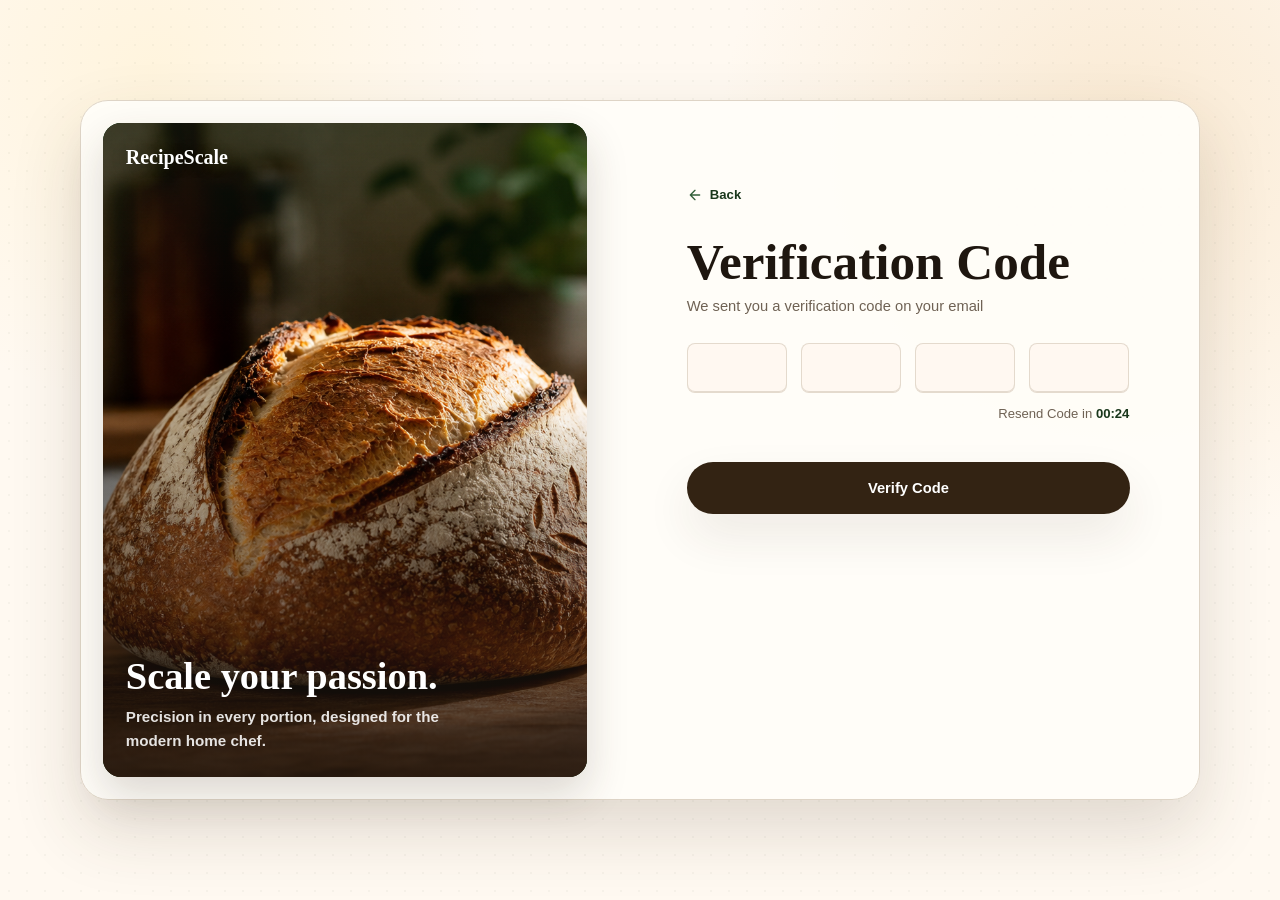
<file: htmls/verification-code.html>
<!DOCTYPE html>
<html lang="en">
<head>
  <meta charset="UTF-8" />
  <meta name="viewport" content="width=device-width, initial-scale=1.0" />
  <title>Verification Code | RecipeScale</title>
  <link rel="icon" type="image/png" href="../assets/images/logo_RecipeScale.png" />
  <link rel="stylesheet" href="../css/styles.css?v=20260630-adaptive" />
</head>
<body class="auth-page">
  <main class="auth-shell" aria-labelledby="authTitle">
    <section class="auth-card">
      <aside class="auth-visual" aria-label="RecipeScale baking workspace">
        <img src="../assets/images/sourdough-hero.png" alt="Fresh sourdough bread on a kitchen counter" />
        <div class="auth-visual-shade" aria-hidden="true"></div>
        <div class="auth-brand">
          <span class="auth-brand-mark" aria-hidden="true"></span>
          <span>RecipeScale</span>
        </div>
        <div class="auth-visual-copy">
          <h2>Scale your passion.</h2>
          <p>Precision in every portion, designed for the modern home chef.</p>
        </div>
      </aside>

      <section class="auth-panel">
        <a class="auth-back" href="forgot-password.html" aria-label="Back to forgot password">
          <svg viewBox="0 0 24 24" aria-hidden="true"><path d="M19 12H5M12 19l-7-7 7-7"/></svg>
          Back
        </a>

        <div class="auth-heading">
          <h1 id="authTitle">Verification Code</h1>
          <p>We sent you a verification code on your email</p>
        </div>

        <form class="auth-form" action="reset-password.html">
          <div class="auth-otp" role="group" aria-label="Verification code">
            <input type="text" inputmode="numeric" pattern="[0-9]*" maxlength="1" aria-label="Digit 1" autocomplete="one-time-code" />
            <input type="text" inputmode="numeric" pattern="[0-9]*" maxlength="1" aria-label="Digit 2" />
            <input type="text" inputmode="numeric" pattern="[0-9]*" maxlength="1" aria-label="Digit 3" />
            <input type="text" inputmode="numeric" pattern="[0-9]*" maxlength="1" aria-label="Digit 4" />
          </div>

          <p class="auth-countdown">Resend Code in <strong data-countdown="24">00:24</strong></p>

          <button class="btn btn-primary auth-submit" type="submit">Verify Code</button>
        </form>

        <footer class="auth-footer">
          <span>&copy; 2026 RecipeScale.</span>
          <nav aria-label="Authentication footer links">
            <a href="#">Privacy</a>
            <a href="#">Help</a>
          </nav>
        </footer>
      </section>
    </section>
  </main>
  <script src="../js/animations.js"></script>
</body>
</html>
</file>
<file: css/styles.css>
:root {
  --green-950: #19371b;
  --green-800: #315f39;
  --green-700: #3f6a43;
  --cream: #fff9f1;
  --paper: #fffdf8;
  --peach: #fdebd4;
  --peach-strong: #f4d9b2;
  --border: #ded4c6;
  --ink: #1e160f;
  --muted: #6f6254;
  --gold: #ffd45a;
  --ochre: #8b7100;
  --danger: #ef6f68;
  --white: #ffffff;
  --shadow: 0 22px 48px rgba(63, 47, 31, 0.09);
  --page-max: 1190px;
  --page-pad: clamp(1rem, 4vw, 2rem);
  --section-gap: clamp(3rem, 6vw, 5.5rem);
  --card-pad: clamp(1.15rem, 2.4vw, 2rem);
  --motion-duration: 680ms;
  --motion-ease: cubic-bezier(0.22, 1, 0.36, 1);
}

* { box-sizing: border-box; }
html { scroll-behavior: smooth; }
section { scroll-margin-top: 96px; }
body {
  margin: 0;
  display: flex;
  min-height: 100vh;
  min-height: 100svh;
  flex-direction: column;
  overflow-x: hidden;
  background: radial-gradient(circle at 52% 10%, rgba(255, 212, 90, 0.11), transparent 22%), var(--cream);
  color: var(--ink);
  font-family: "Segoe UI", Inter, Arial, sans-serif;
}
main { flex: 1 0 auto; }
img { display: block; max-width: 100%; }
a { color: inherit; text-decoration: none; }
button, input, select, textarea { font: inherit; }
button { cursor: pointer; }
button:disabled, .btn:disabled { cursor: progress; opacity: .66; }
h1, h2, h3, p { margin-top: 0; }
h1, h2 { font-family: Georgia, "Times New Roman", serif; font-weight: 800; line-height: 1.04; letter-spacing: 0; }
h1 { max-width: 560px; margin-bottom: 1.55rem; font-size: clamp(3.2rem, 6vw, 5.9rem); }
h1 em { color: var(--green-800); font-style: italic; }
h2 { font-size: clamp(2.6rem, 4vw, 4rem); }
h3 { font-size: 1.1rem; }
p { color: var(--muted); line-height: 1.55; }
svg { width: 1.05em; height: 1.05em; fill: none; stroke: currentColor; stroke-linecap: round; stroke-linejoin: round; stroke-width: 2; }
h1, h2, h3, p, label, a, span, strong { overflow-wrap: break-word; }
h1, h2, h3 { word-break: normal; }

.hero-copy,
.hero-board,
.feature-card,
.cta-panel,
.recipe-panel,
.calculator-workspace,
.ingredients-card,
.results-card,
.saved-head > *,
.saved-card,
.detail-card,
.recipe-hero-detail,
.recipe-hero-copy,
.auth-card,
.auth-panel,
.auth-form,
.auth-field {
  max-width: 100%;
  min-width: 0;
}

.page-shell, .site-header {
  padding-left: max(var(--page-pad), calc((100vw - var(--page-max)) / 2));
  padding-right: max(var(--page-pad), calc((100vw - var(--page-max)) / 2));
}
.site-header {
  position: sticky;
  top: 0;
  z-index: 10;
  display: flex;
  align-items: center;
  justify-content: space-between;
  gap: 1rem;
  min-height: 78px;
  border-bottom: 1px solid var(--border);
  background: rgba(255, 249, 241, 0.95);
  backdrop-filter: blur(12px);
}
.brand { display: flex; align-items: center; gap: 0.55rem; color: var(--green-950); cursor: default; font-family: Georgia, "Times New Roman", serif; font-size: 1.8rem; font-weight: 800; }
.brand-mark {
  display: inline-block;
  flex: 0 0 48px;
  width: 48px;
  height: 48px;
  background: url("../assets/images/logo_RecipeScale-transparent.png") center / contain no-repeat;
}
.site-nav { display: flex; align-items: center; flex: 1 1 auto; flex-wrap: wrap; justify-content: center; gap: 0.7rem 2rem; min-width: 0; font-size: 0.92rem; font-weight: 800; }
.site-nav a,
.header-login,
.footer-links a {
  position: relative;
  padding: 0.45rem 0;
  border-bottom: 0;
  transition: color 220ms ease;
}
.site-nav a::after,
.header-login::after,
.footer-links a::after {
  position: absolute;
  right: 0;
  bottom: 0.18rem;
  left: 0;
  height: 2px;
  border-radius: 999px;
  background: currentColor;
  transform: scaleX(0);
  transform-origin: left;
  transition: transform 260ms var(--motion-ease);
  content: "";
}
.site-nav a:hover,
.site-nav a:focus-visible,
.header-login:hover,
.header-login:focus-visible,
.footer-links a:hover,
.footer-links a:focus-visible {
  color: var(--green-800);
}
.site-nav a:hover::after,
.site-nav a:focus-visible::after,
.header-login:hover::after,
.header-login:focus-visible::after,
.footer-links a:hover::after,
.footer-links a:focus-visible::after {
  transform: scaleX(1);
}
.header-actions { display: flex; align-items: center; justify-content: flex-end; flex-wrap: wrap; gap: .8rem; min-width: 0; margin-left: 1rem; font-size: .88rem; font-weight: 900; }
.header-login { color: var(--green-950); }
.header-signup { display: inline-flex; align-items: center; justify-content: center; min-height: 38px; border: 1.5px solid var(--green-800); border-radius: 999px; background: var(--green-800); color: var(--white); padding: .55rem 1rem; transition: transform 220ms var(--motion-ease), background 220ms ease, border-color 220ms ease, box-shadow 220ms ease; }
.header-signup:hover, .header-signup:focus-visible { background: var(--green-950); border-color: var(--green-950); box-shadow: 0 14px 28px rgba(25, 55, 27, .18); transform: translateY(-2px) scale(1.01); }
.header-user { max-width: 220px; overflow: hidden; color: var(--green-950); text-overflow: ellipsis; white-space: nowrap; }
.header-logout { min-height: 38px; border: 1.5px solid var(--green-800); border-radius: 999px; background: var(--paper); color: var(--green-950); padding: .55rem 1rem; font-weight: 900; transition: transform 220ms var(--motion-ease), background 220ms ease, color 220ms ease, box-shadow 220ms ease; }
.header-logout:hover, .header-logout:focus-visible { background: var(--green-800); color: var(--white); box-shadow: 0 14px 28px rgba(25, 55, 27, .14); transform: translateY(-2px) scale(1.01); }
.is-hidden { display: none !important; }

.hero { display: grid; grid-template-columns: minmax(0, .95fr) minmax(460px, 1.05fr); gap: clamp(2.25rem, 6vw, 5rem); align-items: center; min-height: min(620px, calc(100svh - 78px)); padding-top: clamp(3rem, 7vw, 4.6rem); padding-bottom: clamp(2.5rem, 5vw, 3.5rem); }
.eyebrow { display: inline-flex; align-items: center; border-radius: 999px; background: var(--gold); color: var(--green-950); padding: 0.42rem 0.85rem; font-size: 0.78rem; font-weight: 900; }
.hero-copy p:not(.eyebrow) { max-width: 520px; font-size: 1rem; }
.button-row, .actions, .saved-head { display: flex; align-items: center; flex-wrap: wrap; gap: 1rem; }
.button-row { margin-top: 2.2rem; }
.hero .eyebrow,
.hero-copy h1,
.hero-copy > p:not(.eyebrow),
.hero .button-row {
  animation: heroFadeUp var(--motion-duration) var(--motion-ease) both;
}
.hero .eyebrow { animation-delay: 100ms; }
.hero-copy h1 { animation-delay: 200ms; }
.hero-copy > p:not(.eyebrow) { animation-delay: 300ms; }
.hero .button-row { animation-delay: 500ms; }
.btn { display: inline-flex; align-items: center; justify-content: center; gap: 0.55rem; min-height: 46px; border: 1.5px solid transparent; border-radius: 999px; padding: 0.82rem 1.45rem; font-size: 0.92rem; font-weight: 900; transition: transform 240ms var(--motion-ease), background 220ms ease, box-shadow 240ms var(--motion-ease), border-color 220ms ease; will-change: transform; }
.btn:hover, .btn:focus-visible { transform: translateY(-2px) scale(1.015); box-shadow: 0 18px 38px rgba(63, 47, 31, .16); }
.text-link:hover, .text-link:focus-visible { transform: translateY(-1px); }
.btn-primary { background: var(--green-800); color: var(--white); box-shadow: var(--shadow); }
.btn-primary:hover { background: var(--green-950); }
.btn-outline { border-color: var(--green-800); background: var(--paper); color: var(--green-950); }
.btn-secondary { background: var(--ochre); color: var(--white); }
.btn-clear { color: var(--green-950); }
.btn-gold { min-width: 220px; background: var(--gold); color: var(--green-950); }
.btn-gold:hover, .btn-gold:focus-visible { background: #ffe38a; box-shadow: 0 16px 34px rgba(20, 38, 20, .18); }
.text-link { display: inline-flex; align-items: center; gap: 0.55rem; color: var(--green-950); font-weight: 900; }
.text-link svg { color: var(--green-800); }

.hero-board { position: relative; isolation: isolate; display: grid; grid-template-columns: 1.25fr 0.62fr; grid-template-rows: 170px 118px 70px; gap: 1rem; animation: heroFadeIn var(--motion-duration) var(--motion-ease) 600ms both; }
.hero-board::before {
  position: absolute;
  inset: -12%;
  z-index: -1;
  border-radius: 36px;
  background:
    radial-gradient(circle at 25% 20%, rgba(255, 212, 90, .34), transparent 34%),
    radial-gradient(circle at 78% 72%, rgba(49, 95, 57, .18), transparent 36%);
  filter: blur(18px);
  opacity: .72;
  animation: glowDrift 9s ease-in-out infinite alternate;
  content: "";
}
.hero-grid-board {
  grid-template-columns: repeat(2, minmax(0, 1fr));
  grid-template-rows: repeat(2, minmax(clamp(150px, 14vw, 190px), 1fr));
  align-items: stretch;
}
.hero-photo, .mini-stat, .progress-card, .feature-card, .recipe-panel, .ingredients-card, .results-card, .saved-card, .project-card, .detail-card, .skill-card {
  border: 1px solid var(--border);
  border-radius: 8px;
  background: var(--paper);
  box-shadow: var(--shadow);
  transition: transform 260ms var(--motion-ease), box-shadow 260ms var(--motion-ease), border-color 220ms ease, background 220ms ease;
}
.hero-photo:hover, .mini-stat:hover { transform: translateY(-3px); box-shadow: 0 28px 56px rgba(63, 47, 31, 0.13); }
.hero-photo { position: relative; overflow: hidden; min-height: 150px; }
.hero-photo img { width: 100%; height: 100%; object-fit: cover; transition: transform 700ms var(--motion-ease); }
.hero-photo:hover img { transform: scale(1.035); }
.main-photo { grid-column: 1 / 2; grid-row: 1 / 2; }
.herb-photo { grid-column: 1 / 2; grid-row: 2 / 3; }
.hero-grid-board .hero-photo { min-height: 190px; }
.hero-grid-large, .hero-grid-small, .hero-grid-board .mini-stat.peach, .hero-grid-board .mini-stat:not(.peach) { grid-column: auto; grid-row: auto; }
.hero-grid-stat { min-height: 180px; }
.hero-photo::after { position: absolute; inset: 0; background: linear-gradient(180deg, transparent 45%, rgba(0,0,0,.65)); content: ""; }
.hero-grid-small::after { background: linear-gradient(180deg, transparent 62%, rgba(0,0,0,.35)); }
.herb-photo::after { display: none; }
.hero-photo div { position: absolute; z-index: 1; left: 1rem; bottom: 0.9rem; color: var(--white); }
.hero-photo span { display: block; font-size: 0.8rem; }
.hero-photo strong { font-size: 1.25rem; }
.mini-stat { display: flex; align-items: center; gap: 0.85rem; padding: 1.3rem; }
.mini-stat.peach { grid-column: 2 / 3; grid-row: 1 / 2; background: var(--peach); }
.mini-stat:not(.peach) { grid-column: 2 / 3; grid-row: 2 / 3; }
.mini-stat small { color: var(--muted); font-size: 0.78rem; }
.mini-stat strong { display: block; margin-top: 0.2rem; font-size: 1.05rem; }
.round-icon { display: grid; width: 42px; height: 42px; place-items: center; border-radius: 50%; background: #ffe8a0; color: var(--green-800); }
.round-icon.gold { background: var(--gold); }
.progress-card { grid-column: 1 / 3; grid-row: 3 / 4; padding: 1rem; }
.progress-bar { height: 8px; margin-bottom: 0.55rem; border-radius: 999px; background: #dad8cb; overflow: hidden; }
.progress-bar span { display: block; width: 65%; height: 100%; background: var(--green-800); }
.progress-card small { color: var(--muted); }

.features { padding-top: clamp(2.25rem, 5vw, 3.5rem); padding-bottom: var(--section-gap); }
.section-heading { max-width: 620px; margin: 0 auto 3rem; text-align: center; }
.feature-grid, .saved-grid { display: grid; grid-template-columns: repeat(auto-fit, minmax(min(100%, 280px), 1fr)); gap: 1.35rem; }
.feature-card { min-height: 190px; padding: 2rem; }
.feature-icon { display: grid; width: 48px; height: 48px; margin-bottom: 1.4rem; place-items: center; border-radius: 16px; }
.feature-icon.green { background: #d6fbd1; color: var(--green-800); }
.feature-icon.gold { background: #ffe48a; color: var(--ochre); }
.feature-icon.orange { background: #ffdca8; color: #8a4f00; }
.feature-card:hover,
.skill-card:hover {
  border-color: rgba(49, 95, 57, .26);
  background: #fffaf2;
  box-shadow: 0 24px 50px rgba(63, 47, 31, .12);
  transform: translateY(-4px);
}

.cta-section {
  padding-top: clamp(1rem, 3vw, 2rem);
  padding-bottom: var(--section-gap);
}
.cta-panel {
  display: flex;
  align-items: center;
  justify-content: space-between;
  gap: 2rem;
  width: 100% !important;
  max-width: none !important;
  margin-right: 0 !important;
  margin-left: 0 !important;
  border-radius: 28px;
  background: linear-gradient(135deg, var(--green-800), var(--green-950));
  padding: clamp(2.1rem, 5vw, 4rem);
  box-shadow: 0 26px 56px rgba(49, 95, 57, .18);
}
.cta-panel h2 { margin-bottom: .9rem; color: var(--white); font-size: clamp(2rem, 3.6vw, 3rem); }
.cta-panel p { max-width: 440px; margin-bottom: 0; color: rgba(255,255,255,.78); font-weight: 700; }

.calculator-section { display: grid; grid-template-columns: minmax(300px, 360px) minmax(0, 1fr); gap: clamp(1.35rem, 3vw, 2.2rem); align-items: start; padding-top: clamp(2.8rem, 6vw, 4.5rem); padding-bottom: clamp(3rem, 6vw, 4.5rem); }
.recipe-panel { padding: var(--card-pad); background: var(--peach); }
.recipe-panel h2 { font-size: clamp(2.25rem, 3.2vw, 3rem); }
.recipe-panel label { display: block; margin-top: 1.35rem; color: var(--green-950); font-size: 0.88rem; font-weight: 900; }
.recipe-panel input, .recipe-panel select, .recipe-panel textarea, .ingredient-row input, .ingredient-row select, .step-editor-row input, .step-editor-row textarea { width: 100%; border: 0; border-bottom: 1px solid var(--border); border-radius: 0; background: transparent; padding: 0.85rem 0.2rem; color: var(--ink); }
.recipe-panel textarea, .step-editor-row textarea { resize: vertical; line-height: 1.45; }
.yield-grid, .meta-grid { display: grid; grid-template-columns: 1fr 1fr; gap: 1.25rem; }
.yield-grid span, .meta-grid span { display: block; margin-bottom: 0.2rem; }
.yield-grid small { color: var(--muted); font-size: 0.72rem; }
.panel-photo { width: 100%; aspect-ratio: 4 / 3; margin-top: 2.2rem; border-radius: 8px; object-fit: cover; }
.calculator-workspace { display: grid; gap: 1.25rem; }
.ingredients-card { overflow: hidden; }
.card-head { display: flex; align-items: center; justify-content: space-between; gap: 1rem; background: var(--peach-strong); padding: 1.25rem 1.5rem; }
.card-head h3 { display: flex; align-items: center; gap: 0.55rem; margin: 0; }
.card-head span { font-weight: 800; }
.message { margin: 1.35rem 1.5rem 0; border: 1px solid #b7dfb3; border-radius: 8px; background: #eff9ed; color: var(--green-950); padding: 0.95rem 1rem; font-weight: 800; }
.message.error { border-color: rgba(239,111,104,.45); background: #fff0ee; color: #842f28; }
.ingredient-list, .step-list { max-height: min(42vh, 360px); overflow-y: auto; padding: 1.15rem 1.5rem 0; }
.ingredient-row { display: grid; grid-template-columns: minmax(150px, 1.4fr) minmax(88px, .65fr) minmax(120px, .8fr) 44px; gap: clamp(.75rem, 1.6vw, 1.2rem); align-items: center; min-height: 70px; }
.step-editor-row { display: grid; grid-template-columns: minmax(0, 1fr) 44px; gap: 1.2rem; align-items: start; padding: 1rem 0; }
.step-editor-row textarea { min-height: 96px; }
.remove-ingredient, .remove-step { display: grid; width: 38px; height: 38px; place-items: center; border: 0; border-radius: 50%; background: #fff0ee; color: var(--danger); font-weight: 900; transition: transform 160ms ease, background 160ms ease; }
.remove-ingredient:hover, .remove-step:hover { transform: scale(1.04); background: #ffe2df; }
.step-actions { padding: 1.2rem 1.5rem 1.4rem; }
.actions { flex-wrap: wrap; justify-content: center; align-items: center; gap: .8rem; border: 1px solid var(--border); border-radius: 8px; background: var(--paper); padding: 1.4rem 1.5rem; box-shadow: var(--shadow); }
.actions .btn { min-width: 0; padding-right: 1rem; padding-left: 1rem; white-space: nowrap; }
.form-actions-secondary, .form-actions-primary { display: flex; align-items: center; flex: 0 1 auto; flex-wrap: wrap; gap: .8rem; min-width: 0; }
.form-actions-primary { justify-content: flex-start; }
.form-actions-primary .btn-clear { border-color: var(--border); background: #fffaf3; color: var(--muted); }
.form-actions-primary .btn-clear:hover, .form-actions-primary .btn-clear:focus-visible { background: var(--cream); border-color: var(--peach-strong); color: var(--green-950); }
.number-field::-webkit-outer-spin-button, .number-field::-webkit-inner-spin-button { margin: 0; appearance: none; }
.number-field { appearance: textfield; -moz-appearance: textfield; }

.results-section { display: block; padding-top: 0; padding-bottom: var(--section-gap); }
.results-section h2 {
  max-width: none;
  margin: 1rem 0 2rem;
  text-align: left;
  overflow-wrap: anywhere;
}
.results-card {
  width: 100%;
  max-width: none;
  margin: 0;
  padding: 2rem;
}
.empty-result { text-align: center; }
.summary-grid { display: grid; grid-template-columns: repeat(3, 1fr); gap: 1rem; margin-bottom: 2rem; }
.summary-card { border: 1px solid var(--border); border-radius: 8px; background: #fff9ef; padding: 1.25rem; }
.summary-card span { color: var(--muted); font-size: 0.8rem; }
.summary-card strong { display: block; margin-top: 0.55rem; color: var(--green-950); font-size: 1.25rem; }
.result-row { display: grid; grid-template-columns: 1fr .7fr .7fr; gap: 1rem; border-bottom: 1px solid var(--border); padding: 1rem 0; }
.result-row.header { color: var(--ink); font-weight: 900; }
.result-row strong { color: var(--green-950); }
.saved-section { padding-top: clamp(2.5rem, 5vw, 4rem); padding-bottom: var(--section-gap); }
.saved-head { justify-content: space-between; margin-bottom: 2rem; }
.saved-card { overflow: hidden; }
.saved-card img, .image-placeholder { width: 100%; aspect-ratio: 16 / 9; object-fit: cover; }
.saved-card img { transition: transform 700ms var(--motion-ease); }
.saved-card:hover,
.project-card:hover {
  box-shadow: 0 30px 64px rgba(63, 47, 31, .16);
  transform: translateY(-6px);
}
.saved-card:hover img,
.project-card:hover img {
  transform: scale(1.045);
}
.image-placeholder { display: grid; place-items: center; background: linear-gradient(135deg, var(--peach), #fff3d1); color: var(--green-950); font-family: Georgia, "Times New Roman", serif; font-size: 1.4rem; font-weight: 800; }
.saved-card .saved-card-body { padding: 1.2rem; }
.saved-card h3 { font-size: 1.35rem; }
.saved-card p { margin-bottom: 0.55rem; }
.saved-card .saved-actions { display: grid; grid-template-columns: repeat(4, minmax(max-content, auto)); align-items: center; justify-content: space-between; gap: .7rem; margin-top: 1rem; border-top: 1px solid var(--border); padding: 1rem 0 0; }
.saved-actions button { border: 0; background: transparent; color: var(--green-800); font-weight: 900; transition: color 160ms ease, transform 160ms ease; }
.saved-actions button:hover, .saved-actions button:focus-visible { color: var(--green-950); transform: translateY(-1px); }
.saved-actions .delete { color: var(--danger); }
.empty-state { grid-column: 1 / -1; border: 1px solid var(--border); border-radius: 8px; background: var(--paper); padding: 2rem; box-shadow: var(--shadow); }

.recipe-view { padding-top: clamp(2.75rem, 5vw, 4rem); padding-bottom: var(--section-gap); }
.recipe-hero-detail { display: grid; grid-template-columns: minmax(0, 1.08fr) minmax(320px, .92fr); overflow: hidden; border-radius: 8px; background: var(--peach); box-shadow: var(--shadow); }
.recipe-hero-image { min-height: clamp(360px, 36vw, 520px); background: var(--peach-strong); }
.recipe-hero-image img, .recipe-hero-image .image-placeholder { width: 100%; height: 100%; min-height: clamp(360px, 36vw, 520px); object-fit: cover; }
.recipe-hero-copy { display: flex; flex-direction: column; justify-content: center; padding: clamp(2rem, 5vw, 4.5rem); }
.recipe-hero-copy h1 { margin-bottom: 1rem; font-size: clamp(2.55rem, 4.2vw, 4rem); overflow-wrap: normal; }
.recipe-meta-grid { display: grid; grid-template-columns: repeat(2, minmax(0, 1fr)); gap: 1.1rem; margin: 2rem 0; }
.recipe-meta-item { display: grid; grid-template-columns: 24px 1fr; column-gap: .65rem; align-items: center; }
.recipe-meta-item svg { grid-row: 1 / 3; color: var(--green-800); }
.recipe-meta-item span { color: var(--muted); font-size: .78rem; font-weight: 800; }
.recipe-meta-item strong { color: var(--green-950); }
.recipe-actions { display: flex; align-items: center; flex-wrap: wrap; gap: 1rem; }
.recipe-detail-grid { display: grid; grid-template-columns: minmax(280px, 360px) minmax(0, 1fr); gap: clamp(1.3rem, 3vw, 2rem); align-items: start; margin-top: clamp(2rem, 5vw, 4rem); }
.detail-card { padding: var(--card-pad); }
.detail-card h2 { display: flex; align-items: center; gap: .8rem; margin-bottom: 1.8rem; color: var(--green-950); font-size: clamp(2rem, 3vw, 2.7rem); }
.ingredients-detail-card h2 { font-size: clamp(2rem, 2.5vw, 2.45rem); }
.check-row { display: grid; grid-template-columns: 20px 1fr auto; gap: .85rem; align-items: center; border-bottom: 1px solid var(--border); padding: 1rem 0; color: var(--ink); }
.check-row strong { color: var(--green-950); font-size: 1.15rem; }
input[type="checkbox"] { width: 18px; height: 18px; accent-color: var(--green-800); }
.instructions-detail-card { min-height: 0; }
.instruction-step { display: block; padding: 1rem 0 1.6rem; }
.instruction-step + .instruction-step { border-top: 1px solid rgba(222, 212, 198, .58); padding-top: 2rem; }
.instruction-step h3 { margin-bottom: .65rem; font-size: 1.3rem; }
.instruction-step p, .muted-note { color: var(--muted); }
.detail-empty { margin: 4rem 0; }
.print-recipe { display: none; }

.site-footer { display: flex; flex-shrink: 0; align-items: center; justify-content: space-between; gap: 1.5rem; border-top: 1px solid var(--border); padding-top: 1rem; padding-bottom: 1rem; background: rgba(255, 249, 241, .74); }
.footer-brand { font-size: 1.35rem; }
.footer-links { display: flex; align-items: center; gap: 1.5rem; font-size: .9rem; font-weight: 800; }
.footer-links a { padding: .3rem 0; }
.site-footer p { margin: 0; font-size: .9rem; }

.auth-page {
  display: block;
  min-height: 100vh;
  min-height: 100svh;
  background:
    radial-gradient(circle at 12% 8%, rgba(255, 212, 90, .13), transparent 24%),
    radial-gradient(circle at 88% 16%, rgba(244, 217, 178, .48), transparent 30%),
    var(--cream);
}
.auth-page::before {
  position: fixed;
  inset: 0;
  pointer-events: none;
  background-image: radial-gradient(rgba(25, 55, 27, .12) 1px, transparent 1px);
  background-size: 18px 18px;
  opacity: .28;
  content: "";
}
.auth-shell {
  position: relative;
  z-index: 1;
  display: grid;
  min-height: 100vh;
  min-height: 100svh;
  place-items: center;
  padding: clamp(1rem, 3vw, 2.5rem);
}
.auth-card {
  display: grid;
  grid-template-columns: minmax(300px, .9fr) minmax(340px, 1fr);
  gap: clamp(1.25rem, 4vw, 4rem);
  align-items: stretch;
  width: min(1120px, 100%);
  min-height: clamp(600px, 82svh, 700px);
  border: 1px solid var(--border);
  border-radius: 28px;
  background: rgba(255, 253, 248, .96);
  padding: clamp(.9rem, 1.8vw, 1.35rem);
  box-shadow: 0 30px 70px rgba(63, 47, 31, .16);
}
.auth-visual {
  position: relative;
  min-height: 100%;
  overflow: hidden;
  border-radius: 18px;
  background: var(--green-950);
  box-shadow: 0 18px 42px rgba(63, 47, 31, .18);
}
.auth-visual img {
  width: 100%;
  height: 100%;
  min-height: inherit;
  object-fit: cover;
  object-position: center center;
}
.auth-slideshow {
  position: absolute;
  inset: 0;
  z-index: 0;
  overflow: hidden;
  border-radius: inherit;
  background: var(--green-950);
}
.auth-visual.is-slideshow-ready > img:not(.auth-slide) {
  opacity: 0;
}
.auth-slide {
  position: absolute;
  inset: 0;
  width: 100%;
  height: 100%;
  object-fit: cover;
  object-position: center center;
  opacity: 0;
  transform: scale(1);
  transition: opacity 900ms var(--motion-ease);
}
.auth-slide.is-active {
  opacity: 1;
}
.auth-slide.is-active.is-motion-enabled {
  animation: authZoomInOut 5.2s ease-in-out forwards;
}
.auth-visual-shade {
  position: absolute;
  inset: 0;
  z-index: 1;
  background:
    linear-gradient(180deg, rgba(25, 55, 27, .32), transparent 32%),
    linear-gradient(180deg, transparent 44%, rgba(30, 22, 15, .78));
}
.auth-brand {
  position: absolute;
  z-index: 2;
  top: 1.45rem;
  left: 1.45rem;
  display: inline-flex;
  align-items: center;
  gap: .55rem;
  color: var(--white);
  cursor: default;
  font-family: Georgia, "Times New Roman", serif;
  font-size: 1.25rem;
  font-weight: 800;
  text-shadow: 0 2px 16px rgba(0, 0, 0, .32);
}
.auth-brand-mark {
  display: none;
  width: 34px;
  height: 34px;
  border-radius: 8px;
  background: rgba(255, 255, 255, .2) url("../assets/images/logo_RecipeScale-transparent.png") center / 72% no-repeat;
  box-shadow: inset 0 0 0 1px rgba(255, 255, 255, .22);
}
.auth-visual-copy {
  position: absolute;
  z-index: 2;
  right: 1.45rem;
  bottom: 1.55rem;
  left: 1.45rem;
  color: var(--white);
}
.auth-visual-copy h2 {
  margin-bottom: .55rem;
  color: var(--white);
  font-size: clamp(1.8rem, 3vw, 2.5rem);
}
.auth-visual-copy p {
  max-width: 330px;
  margin-bottom: 0;
  color: rgba(255, 255, 255, .88);
  font-size: .95rem;
  font-weight: 700;
}
.auth-panel {
  display: grid;
  grid-template-rows: auto auto 1fr auto;
  align-content: stretch;
  min-width: 0;
  min-height: 100%;
  padding: clamp(1.6rem, 5vw, 4.25rem) clamp(1rem, 4vw, 3rem);
}
.auth-back {
  display: inline-flex;
  align-items: center;
  align-self: flex-start;
  gap: .45rem;
  margin-bottom: 2rem;
  color: var(--green-950);
  font-size: .82rem;
  font-weight: 900;
}
.auth-back svg {
  width: 1rem;
  height: 1rem;
  color: var(--green-800);
}
.auth-heading {
  margin-bottom: 1.55rem;
}
.auth-heading h1 {
  max-width: none;
  margin-bottom: .45rem;
  color: var(--ink);
  font-size: clamp(2.3rem, 4vw, 3.5rem);
}
.auth-heading p {
  margin-bottom: 0;
  color: var(--muted);
  font-size: .92rem;
}
.auth-heading a,
.auth-check a,
.auth-footer a,
.auth-forgot {
  color: var(--green-950);
  font-weight: 900;
  text-decoration: none;
}
.auth-form {
  display: grid;
  align-self: start;
  width: 100%;
  gap: 1.05rem;
}
.auth-name-grid {
  display: grid;
  grid-template-columns: repeat(2, minmax(0, 1fr));
  gap: 1rem;
}
.auth-field {
  display: grid;
  gap: .48rem;
  color: var(--green-950);
  font-size: .8rem;
  font-weight: 900;
}
.auth-field input,
.auth-password,
.auth-otp input {
  min-height: 50px;
  border: 1px solid rgba(222, 212, 198, .82);
  border-radius: 8px;
  background: #fff8f1;
  color: var(--ink);
  box-shadow: inset 0 -1px 0 rgba(222, 212, 198, .8);
}
.auth-field input {
  width: 100%;
  padding: .85rem .95rem;
}
.auth-field input::placeholder {
  color: rgba(111, 98, 84, .72);
}
.auth-password {
  display: grid;
  grid-template-columns: minmax(0, 1fr) 44px;
  align-items: center;
}
.auth-password input {
  min-height: 48px;
  border: 0;
  background: transparent;
  box-shadow: none;
}
.auth-eye {
  display: grid;
  width: 38px;
  height: 38px;
  margin-right: .25rem;
  place-items: center;
  border: 0;
  border-radius: 50%;
  background: transparent;
  color: var(--muted);
}
.auth-eye:hover,
.auth-eye:focus-visible,
.auth-eye.is-visible {
  color: var(--green-800);
}
.auth-eye svg {
  width: 1.1rem;
  height: 1.1rem;
}
.auth-forgot {
  justify-self: end;
  margin-top: -.3rem;
  font-size: .8rem;
}
.auth-check {
  display: flex;
  align-items: center;
  gap: .55rem;
  color: var(--muted);
  font-size: .82rem;
}
.auth-check input {
  flex: 0 0 16px;
  width: 16px;
  height: 16px;
}
.auth-submit {
  width: 100%;
  min-height: 52px;
  margin-top: .35rem;
  border-radius: 999px;
  background: #332313;
}
.auth-submit:hover,
.auth-submit:focus-visible {
  background: var(--green-950);
}
.auth-message {
  min-height: 1.25rem;
  margin: 0;
  color: var(--green-950);
  font-size: .82rem;
  font-weight: 800;
}
.auth-otp {
  display: grid;
  grid-template-columns: repeat(4, minmax(0, 1fr));
  gap: .85rem;
}
.auth-otp input {
  width: 100%;
  padding: .65rem;
  text-align: center;
  font-size: 1.15rem;
  font-weight: 900;
}
.auth-countdown {
  justify-self: end;
  margin: -.35rem 0 .95rem;
  color: var(--muted);
  font-size: .82rem;
}
.auth-countdown strong {
  color: var(--green-950);
}
.auth-footer {
  display: none;
  align-items: center;
  justify-content: space-between;
  gap: 1rem;
  margin-top: 1.6rem;
  border-top: 1px solid var(--border);
  padding-top: 1.6rem;
  color: var(--muted);
  font-size: .76rem;
}
.auth-footer nav {
  display: flex;
  align-items: center;
  gap: 1.15rem;
}

input:focus, select:focus, textarea:focus, button:focus-visible, a:focus-visible { outline: 3px solid rgba(49, 95, 57, .28); outline-offset: 3px; }

.fade-up,
.fade-in {
  opacity: 1;
  transform: none;
}

.reveal-ready .fade-up,
.reveal-ready .fade-in {
  transition-duration: var(--motion-duration);
  transition-property: opacity, transform;
  transition-timing-function: var(--motion-ease);
  will-change: opacity, transform;
}

.reveal-ready .fade-up:not(.is-visible) {
  opacity: 0;
  transform: translateY(24px);
}

.reveal-ready .fade-in:not(.is-visible) {
  opacity: 0;
}

.reveal-ready .fade-up.is-visible,
.reveal-ready .fade-in.is-visible {
  opacity: 1;
  transform: translateY(0);
}

@keyframes heroFadeUp {
  from { opacity: 0; transform: translateY(24px); }
  to { opacity: 1; transform: translateY(0); }
}

@keyframes heroFadeIn {
  from { opacity: 0; transform: translateY(16px); }
  to { opacity: 1; transform: translateY(0); }
}

@keyframes glowDrift {
  0% { transform: translate3d(-8px, 4px, 0) scale(.98); opacity: .58; }
  100% { transform: translate3d(8px, -6px, 0) scale(1.03); opacity: .82; }
}

@keyframes authZoomInOut {
  0% { transform: scale(1); }
  48% { transform: scale(1.035); }
  100% { transform: scale(1); }
}

@media (prefers-reduced-motion: reduce) {
  *, *::before, *::after {
    animation-duration: 1ms !important;
    animation-delay: 0ms !important;
    animation-iteration-count: 1 !important;
    transition-duration: 1ms !important;
    transition-delay: 0ms !important;
    scroll-behavior: auto !important;
  }

  .reveal-ready .fade-up,
  .reveal-ready .fade-in,
  .reveal-ready .fade-up:not(.is-visible),
  .reveal-ready .fade-in:not(.is-visible) {
    opacity: 1 !important;
    transform: none !important;
  }

  .auth-slide {
    transition: none !important;
    animation: none !important;
    transform: none !important;
  }
}

@media (max-width: 1120px) {
  .site-header { align-items: center; flex-wrap: wrap; padding-top: .9rem; padding-bottom: .9rem; }
  .brand { flex: 1 1 230px; }
  .site-nav { order: 3; width: 100%; justify-content: flex-start; }
  .header-actions { justify-content: flex-end; margin-left: 0; }
  .hero { grid-template-columns: minmax(0, .88fr) minmax(400px, 1fr); gap: clamp(1.75rem, 4vw, 3rem); }
  .calculator-section { grid-template-columns: minmax(280px, 320px) minmax(0, 1fr); }
  .ingredient-row { grid-template-columns: minmax(140px, 1.2fr) minmax(78px, .6fr) minmax(112px, .8fr) 44px; }
  .actions { justify-content: flex-start; }
}

@media (max-width: 900px) {
  .site-header { align-items: center; flex-wrap: wrap; padding-top: 1rem; padding-bottom: 1rem; }
  .brand { flex: 1 1 230px; }
  .site-nav { order: 3; width: 100%; justify-content: flex-start; }
  .header-actions { margin-left: 0; }
  .hero, .calculator-section, .results-section, .recipe-hero-detail, .recipe-detail-grid { grid-template-columns: 1fr; }
  .hero { gap: 2.5rem; min-height: 0; padding-top: 3rem; padding-bottom: 2rem; }
  .features { padding-top: 2.5rem; }
  .hero-board { max-width: 620px; }
  .results-section > .eyebrow, .results-section > h2, .results-section > .results-card { grid-column: 1 / -1; }
  .feature-grid, .saved-grid { grid-template-columns: repeat(2, minmax(0, 1fr)); }
  .recipe-hero-image, .recipe-hero-image img, .recipe-hero-image .image-placeholder { min-height: min(420px, 54vw); }
  .site-footer { align-items: flex-start; flex-direction: column; }
  .auth-card { grid-template-columns: 1fr; gap: 0; width: min(680px, 100%); min-height: 0; }
  .auth-visual { min-height: clamp(210px, 32vw, 280px); }
  .auth-panel { padding: clamp(1.6rem, 5vw, 3rem); }
  .auth-back { margin-bottom: 1.4rem; }
  .header-actions { justify-content: flex-start; margin-left: 0; }
}

@media (max-width: 720px) {
  h1 { font-size: 3rem; }
  .hero { padding-top: 2.25rem; padding-bottom: 1.5rem; }
  .features { padding-top: 2rem; padding-bottom: 4rem; }
  .site-nav, .footer-links, .header-actions { flex-wrap: wrap; gap: 1rem; }
  .hero-board { grid-template-columns: 1fr; grid-template-rows: auto; }
  .main-photo, .herb-photo, .mini-stat.peach, .mini-stat:not(.peach), .progress-card, .hero-grid-large, .hero-grid-small { grid-column: auto; grid-row: auto; }
  .mini-stat, .hero-grid-stat { min-height: 128px; }
  .cta-panel { align-items: flex-start; flex-direction: column; border-radius: 18px; }
  .btn-gold { width: 100%; min-width: 0; }
  .feature-grid, .saved-grid, .yield-grid, .meta-grid, .summary-grid, .recipe-meta-grid { grid-template-columns: 1fr; }
  .ingredient-row, .step-editor-row, .result-row { grid-template-columns: 1fr; gap: .4rem; padding: 1rem 0; }
  .ingredient-row input,
  .ingredient-row select,
  .step-editor-row textarea {
    min-height: 44px;
  }
  .remove-ingredient,
  .remove-step {
    justify-self: end;
  }
  .actions, .saved-head { align-items: flex-start; flex-direction: column; }
  .form-actions-secondary, .form-actions-primary { flex-direction: column; align-items: stretch; gap: .75rem; }
  .actions .btn, .step-actions .btn { width: 100%; }
  .saved-card .saved-actions { grid-template-columns: repeat(2, minmax(0, 1fr)); justify-items: stretch; }
  .saved-actions button { min-height: 38px; border-radius: 999px; background: #fffaf3; }
  .recipe-hero-copy { padding: 2rem; }
  .recipe-hero-image, .recipe-hero-image img, .recipe-hero-image .image-placeholder { min-height: 300px; }
  .recipe-detail-grid { gap: 2rem; margin-top: 2rem; }
  .detail-card { padding: 1.35rem; }
  .check-row { grid-template-columns: 20px 1fr; }
  .check-row strong { grid-column: 2; }
  .auth-shell { align-items: start; padding: .85rem; }
  .auth-card { border-radius: 20px; padding: .7rem; }
  .auth-visual { min-height: 210px; border-radius: 14px; }
  .auth-brand { top: 1rem; left: 1rem; font-size: 1.05rem; }
  .auth-brand-mark { width: 30px; height: 30px; }
  .auth-visual-copy { right: 1rem; bottom: 1rem; left: 1rem; }
  .auth-visual-copy h2 { font-size: 1.55rem; }
  .auth-visual-copy p { font-size: .86rem; }
  .auth-panel { padding: 1.35rem .7rem .8rem; }
  .auth-heading h1 { font-size: 2.25rem; }
  .auth-name-grid { grid-template-columns: 1fr; gap: 1.05rem; }
  .auth-otp { gap: .55rem; }
  .auth-footer { align-items: flex-start; flex-direction: column; }
}

@media (max-width: 480px) {
  .page-shell,
  .site-header {
    padding-left: 1rem;
    padding-right: 1rem;
  }

  .site-header {
    gap: .85rem;
    min-height: 0;
  }

  .brand {
    flex-basis: 100%;
    font-size: 1.45rem;
  }

  .brand-mark {
    flex-basis: 38px;
    width: 38px;
    height: 38px;
  }

  .site-nav,
  .header-actions {
    width: 100%;
    gap: .55rem .85rem;
  }

  .header-actions {
    align-items: stretch;
  }

  .site-nav a,
  .header-login,
  .header-signup,
  .header-logout {
    font-size: .78rem;
  }

  .header-signup,
  .header-logout {
    min-height: 36px;
    padding: .52rem .82rem;
  }

  h1 {
    font-size: 2.55rem;
  }

  h2 {
    font-size: 2.15rem;
  }

  .hero {
    gap: 1.6rem;
    padding-top: 1.75rem;
  }

  .calculator-section,
  .saved-section,
  .recipe-view {
    padding-top: 2rem;
  }

  .results-section,
  .features {
    padding-bottom: 3.5rem;
  }

  .hero-copy p:not(.eyebrow) {
    font-size: .94rem;
  }

  .button-row .btn {
    width: 100%;
  }

  .hero-grid-board {
    gap: .75rem;
  }

  .hero-grid-board .hero-photo {
    min-height: clamp(148px, 48vw, 190px);
  }

  .feature-card,
  .recipe-panel,
  .results-card,
  .detail-card,
  .empty-state {
    padding: 1.15rem;
  }

  .recipe-panel h2,
  .results-section h2,
  .saved-head h2,
  .detail-card h2 {
    font-size: 2rem;
  }

  .saved-head {
    gap: 1.25rem;
  }

  .card-head {
    align-items: flex-start;
    flex-direction: column;
  }

  .ingredient-list,
  .step-list {
    max-height: none;
    padding: .9rem 1.15rem 0;
  }

  .actions {
    padding: 1rem;
  }

  .saved-card .saved-actions {
    grid-template-columns: 1fr;
  }

  .recipe-hero-copy {
    padding: 1.35rem;
  }

  .recipe-hero-copy h1 {
    font-size: 2.25rem;
  }

  .auth-shell {
    padding: .65rem;
  }

  .auth-card {
    border-radius: 16px;
    padding: .55rem;
  }

  .auth-visual {
    min-height: 150px;
  }

  .auth-visual-copy p {
    display: none;
  }

  .auth-panel {
    padding: 1rem .55rem .65rem;
  }

  .auth-heading h1 {
    font-size: 2rem;
  }

  .auth-otp {
    gap: .4rem;
  }

  .auth-otp input {
    min-height: 46px;
    font-size: 1rem;
  }
}

@media (max-width: 360px) {
  :root {
    --page-pad: .85rem;
  }

  .brand {
    font-size: 1.35rem;
  }

  .brand-mark {
    flex-basis: 34px;
    width: 34px;
    height: 34px;
  }

  h1 {
    font-size: 2.35rem;
  }

  h2,
  .recipe-panel h2,
  .saved-head h2,
  .detail-card h2 {
    font-size: 1.85rem;
  }

  .btn {
    min-height: 44px;
    padding-right: 1rem;
    padding-left: 1rem;
    font-size: .86rem;
  }

  .auth-visual {
    min-height: 128px;
  }

  .auth-visual-copy h2 {
    font-size: 1.35rem;
  }

  .auth-panel {
    padding: .95rem .45rem .6rem;
  }
}

@media print {
  @page {
    margin: 0.6in;
  }

  html,
  body {
    display: block !important;
    min-height: auto !important;
    background: #fff !important;
    color: #000 !important;
    font-family: Georgia, "Times New Roman", serif !important;
  }

  body > :not(main),
  #recipeView > :not(.print-recipe) {
    display: none !important;
  }

  #recipeView,
  .print-recipe {
    display: block !important;
    width: auto !important;
    max-width: none !important;
    margin: 0 !important;
    padding: 0 !important;
    background: #fff !important;
    color: #000 !important;
    box-shadow: none !important;
  }

  .print-recipe,
  .print-recipe * {
    color: #000 !important;
    text-shadow: none !important;
    box-shadow: none !important;
  }

  .print-brand {
    margin: 0 0 0.2in;
    font-size: 12pt;
    font-weight: 700;
    letter-spacing: 0;
  }

  .print-recipe h1 {
    max-width: none;
    margin: 0 0 0.18in;
    font-size: 24pt;
    line-height: 1.15;
  }

  .print-recipe h2 {
    margin: 0.24in 0 0.1in;
    border-bottom: 1px solid #000;
    padding-bottom: 0.04in;
    font-size: 13pt;
    line-height: 1.25;
  }

  .print-recipe p,
  .print-recipe li,
  .print-recipe dt,
  .print-recipe dd {
    font-size: 11pt;
    line-height: 1.42;
  }

  .print-recipe p {
    margin: 0 0 0.08in;
  }

  .print-details {
    display: grid;
    grid-template-columns: repeat(3, 1fr);
    gap: 0.12in;
    margin: 0;
  }

  .print-details dt {
    margin: 0 0 0.03in;
    font-weight: 700;
  }

  .print-details dd {
    margin: 0;
  }

  .print-list {
    margin: 0;
    padding-left: 0.22in;
  }

  .print-list li {
    margin-bottom: 0.06in;
    break-inside: avoid;
  }

  .print-recipe section {
    break-inside: avoid;
  }
}
</file>
